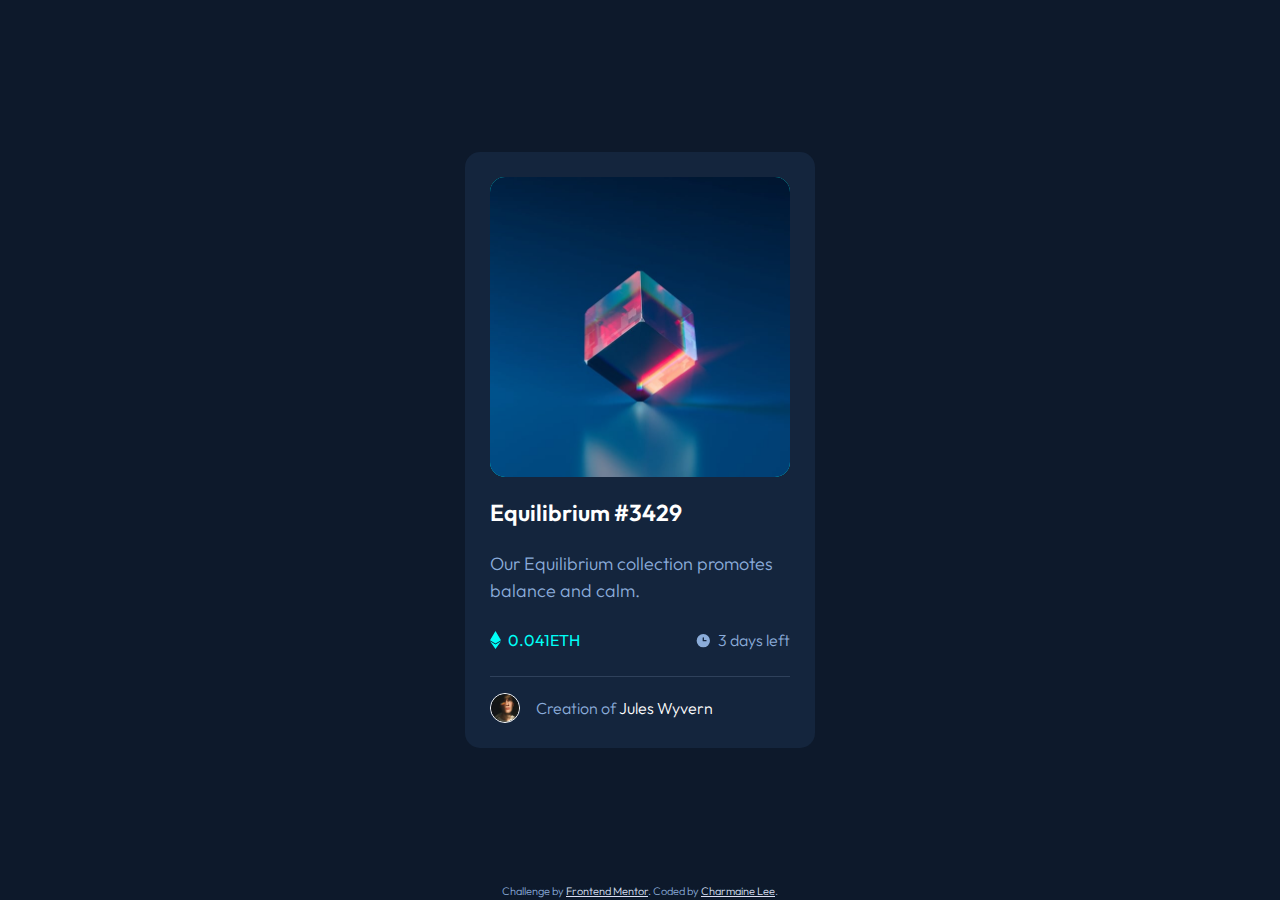
<file: index.html>
<!DOCTYPE html>
<html lang="en">
  <head>
    <meta charset="UTF-8" />
    <meta name="viewport" content="width=device-width, initial-scale=1.0" />
    <!-- displays site properly based on user's device -->

    <link rel="stylesheet" href="css/normalize.css" />
    <link rel="stylesheet" href="css/style.css" />

    <link rel="preconnect" href="https://fonts.googleapis.com" />
    <link rel="preconnect" href="https://fonts.gstatic.com" crossorigin />
    <link
      href="https://fonts.googleapis.com/css2?family=Outfit:wght@300;400;600&display=swap"
      rel="stylesheet"
    />

    <link
      rel="icon"
      type="image/png"
      sizes="32x32"
      href="./images/favicon-32x32.png"
    />

    <title>Frontend Mentor | NFT preview card component</title>
  </head>
  <body>
    <div class="card container">
      <div class="img-wrapper">
        <img
          class="card__img"
          src="images/image-equilibrium.jpg"
          alt="Equilibrium #3429"
        />
      </div>
      <h1 class="card__title">
        <a class="link" href="#">Equilibrium #3429</a>
      </h1>
      <p class="card__text">
        Our Equilibrium collection promotes balance and calm.
      </p>
      <div class="card-data">
        <p class="data__rate accent-text">
          <img
            class="icon"
            src="images/icon-ethereum.svg"
            alt="Ethereum icon"
          />
          0.041ETH
        </p>
        <p>
          <img class="icon" src="images/icon-clock.svg" alt="clock icon" />
          3 days left
        </p>
      </div>
      <div class="card-creator">
        <img
          class="creator__avatar"
          src="images/image-avatar.png"
          alt="Profile picture of creator"
        />
        <p>Creation of <a class="link" href="#">Jules Wyvern</a></p>
      </div>
    </div>
    <div class="attribution">
      Challenge by
      <a href="https://www.frontendmentor.io?ref=challenge" target="_blank"
        >Frontend Mentor</a
      >. Coded by <a href="https://twitter.com/noodercob_ie">Charmaine Lee</a>.
    </div>
  </body>
</html>
</file>
<file: css/style.css>
:root {
  --color-primary: #fff;
  --color-secondary: #8bacda;
  --color-accent: #00fff7;
  --color-bg-main: #0d192b;
  --color-bg-card: #14253d;
  --color-line: #2f415b;

  --border-rad: 15px;

  --fs-600: 2.2rem;
  --fs-400: 1.6rem;
  --fs-300: 1.6rem;
}

@media screen and (min-width: 400px) {
  :root {
    --fs-600: 2.3rem;
    --fs-400: 1.8rem;
  }
}

*,
*::before,
*::after {
  box-sizing: border-box;
  margin: 0;
}

.container {
  width: 90%;
  max-width: 350px;
}

/* Typography */
html {
  font-size: 62.5%;
}

body {
  font-family: "Outfit", Helvetica, Arial, sans-serif;
  font-size: var(--fs-400);
  font-weight: 300;
  height: 100vh;
  color: var(--color-secondary);
  background: var(--color-bg-main);
  display: flex;
  justify-content: center;
  align-items: center;
}

h1 {
  font-size: var(--fs-600);
  font-weight: 600;
  color: var(--color-primary);
}

p {
  line-height: 1.5;
}

.link {
  text-decoration: none;
  color: var(--color-primary);
  transition: color 0.2s ease-out;
}

.link:hover {
  color: var(--color-accent);
}

/* Main Card */
.card {
  background: var(--color-bg-card);
  padding: 2.5rem;
  border-radius: var(--border-rad);
}

.card__title {
  margin: 1em 0;
}

.img-wrapper {
  position: relative;
  background: var(--color-accent);
  border-radius: var(--border-rad);
}

.card__img {
  width: 100%;
  border-radius: var(--border-rad);
  opacity: 1;
  display: block;
}

.img-wrapper:hover .card__img {
  opacity: 0.6;
}

.img-wrapper:hover::before {
  content: url(../images/icon-view.svg);
  position: absolute;
  border-radius: var(--border-rad);
  left: 50%;
  top: 50%;
  transform: translate(-50%, -50%);
  z-index: 9;
}

/* Card Data Section */
.card-data {
  display: flex;
  justify-content: space-between;
  padding: 1.5em 0;
}

.icon {
  margin-right: 0.35rem;
  vertical-align: bottom;
  padding-bottom: 3px;
}

.accent-text {
  color: var(--color-accent);
}

.data__rate {
  font-weight: 400;
}

/* Card Creator Section */
.card-creator {
  display: flex;
  align-items: center;
  column-gap: 1em;
  border-top: 1px solid var(--color-line);
  padding-top: 1em;
}

.creator__avatar {
  border: 1px solid var(--color-primary);
  border-radius: 50%;
  width: 10%;
}

/* Attribution */
.attribution {
  position: absolute;
  bottom: 2px;
  font-size: 11px;
  text-align: center;
}
.attribution a {
  color: hsl(228, 56%, 91%);
}

@media screen and (min-width: 400px) {
  .card-data {
    font-size: var(--fs-300);
  }

  .card-creator {
    font-size: var(--fs-300);
  }
}
</file>
